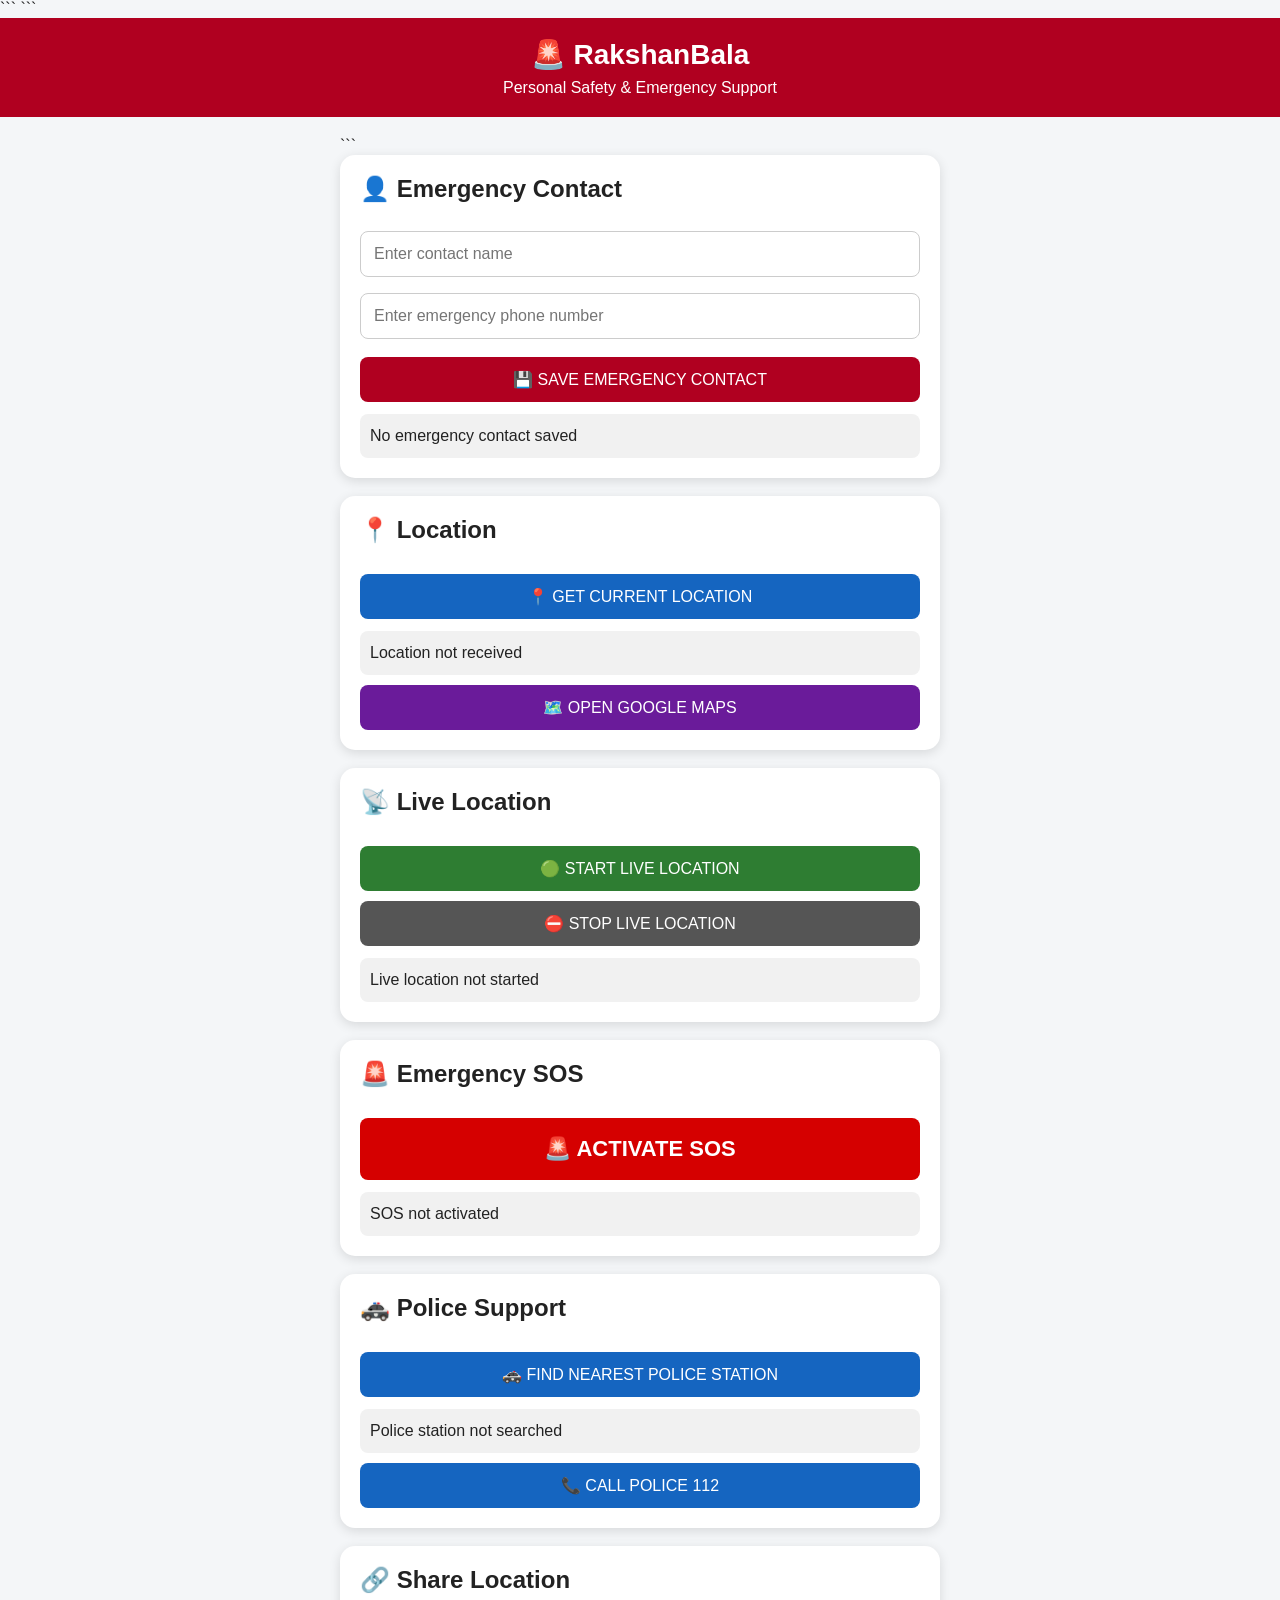
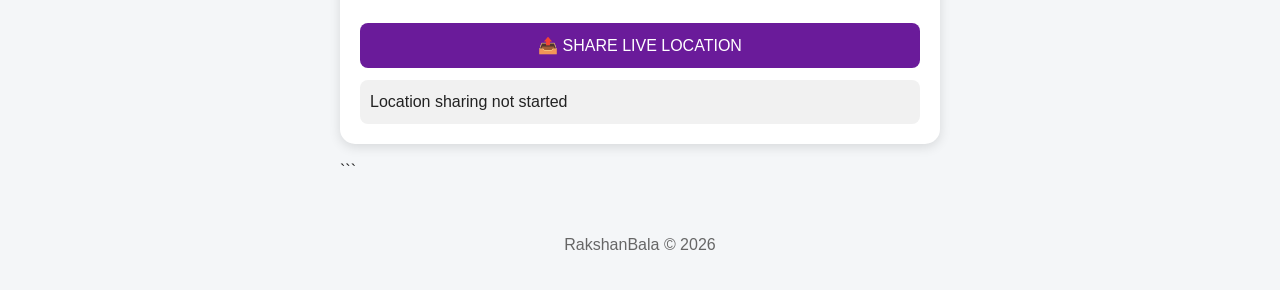
<file: templates/index.html>
<!DOCTYPE html>

<html lang="en">

<head>
    <meta charset="UTF-8">
    <meta name="viewport" content="width=device-width, initial-scale=1.0">

```
<title>RakshanBala</title>

<style>
    * {
        box-sizing: border-box;
    }

    body {
        margin: 0;
        font-family: Arial, sans-serif;
        background: #f4f6f8;
        color: #222;
    }

    header {
        background: #b00020;
        color: white;
        text-align: center;
        padding: 20px;
    }

    header h1 {
        margin: 0;
        font-size: 28px;
    }

    header p {
        margin: 8px 0 0;
    }

    .container {
        width: 95%;
        max-width: 600px;
        margin: 20px auto;
    }

    .card {
        background: white;
        padding: 20px;
        margin-bottom: 18px;
        border-radius: 15px;
        box-shadow: 0 3px 12px rgba(0, 0, 0, 0.12);
    }

    .card h2 {
        margin-top: 0;
    }

    input {
        width: 100%;
        padding: 13px;
        margin: 8px 0;
        border: 1px solid #ccc;
        border-radius: 8px;
        font-size: 16px;
    }

    button {
        width: 100%;
        padding: 13px;
        margin-top: 10px;
        border: none;
        border-radius: 8px;
        color: white;
        font-size: 16px;
        cursor: pointer;
        background: #b00020;
    }

    .location-btn,
    .police-btn,
    .call-btn {
        background: #1565c0;
    }

    .live-btn {
        background: #2e7d32;
    }

    .map-btn,
    .share-btn {
        background: #6a1b9a;
    }

    .stop-btn {
        background: #555;
    }

    .sos {
        background: #d50000;
        font-size: 22px;
        font-weight: bold;
        padding: 18px;
    }

    .status {
        margin-top: 12px;
        padding: 10px;
        background: #f1f1f1;
        border-radius: 8px;
        min-height: 40px;
        line-height: 1.5;
    }

    footer {
        text-align: center;
        padding: 20px;
        color: #666;
    }
</style>
```

</head>

<body>

<header>
    <h1>🚨 RakshanBala</h1>
    <p>Personal Safety & Emergency Support</p>
</header>

<div class="container">

```
<!-- EMERGENCY CONTACT -->
<div class="card">
    <h2>👤 Emergency Contact</h2>

    <input type="text" id="contactName"
        placeholder="Enter contact name">

    <input type="tel" id="contactPhone"
        placeholder="Enter emergency phone number">

    <button type="button" onclick="saveEmergencyContact()">
        💾 SAVE EMERGENCY CONTACT
    </button>

    <div class="status" id="contactStatus">
        No emergency contact saved
    </div>
</div>

<!-- LOCATION -->
<div class="card">
    <h2>📍 Location</h2>

    <button class="location-btn" type="button"
        onclick="getLocation()">
        📍 GET CURRENT LOCATION
    </button>

    <div class="status" id="locationStatus">
        Location not received
    </div>

    <button class="map-btn" type="button"
        onclick="openGoogleMaps()">
        🗺️ OPEN GOOGLE MAPS
    </button>
</div>

<!-- LIVE LOCATION -->
<div class="card">
    <h2>📡 Live Location</h2>

    <button class="live-btn" type="button"
        onclick="startLiveLocation()">
        🟢 START LIVE LOCATION
    </button>

    <button class="stop-btn" type="button"
        onclick="stopLiveLocation()">
        ⛔ STOP LIVE LOCATION
    </button>

    <div class="status" id="liveStatus">
        Live location not started
    </div>
</div>

<!-- SOS -->
<div class="card">
    <h2>🚨 Emergency SOS</h2>

    <button class="sos" type="button"
        onclick="activateSOS()">
        🚨 ACTIVATE SOS
    </button>

    <div class="status" id="sosStatus">
        SOS not activated
    </div>
</div>

<!-- POLICE SUPPORT -->
<div class="card">
    <h2>🚓 Police Support</h2>

    <button class="police-btn" type="button"
        onclick="findNearestPoliceStation()">
        🚓 FIND NEAREST POLICE STATION
    </button>

    <div class="status" id="policeStatus">
        Police station not searched
    </div>

    <button class="map-btn" id="policeMapButton"
        type="button" onclick="openPoliceStations()"
        style="display:none;">
        🗺️ OPEN POLICE STATIONS
    </button>

    <button class="call-btn" type="button"
        onclick="callPolice()">
        📞 CALL POLICE 112
    </button>
</div>

<!-- SHARE LOCATION -->
<div class="card">
    <h2>🔗 Share Location</h2>

    <button class="share-btn" type="button"
        onclick="shareLocation()">
        📤 SHARE LIVE LOCATION
    </button>

    <div class="status" id="shareStatus">
        Location sharing not started
    </div>
</div>
```

</div>

<footer>
    <p>RakshanBala © 2026</p>
</footer>

<script>

/* ======================================================
   VARIABLES
====================================================== */

let currentLatitude = null;
let currentLongitude = null;
let liveLocationWatch = null;


/* ======================================================
   SAVE EMERGENCY CONTACT - FIXED
====================================================== */

async function saveEmergencyContact() {

    const name = document.getElementById("contactName").value.trim();
    const phone = document.getElementById("contactPhone").value.trim();
    const status = document.getElementById("contactStatus");

    if (!name || !phone) {
        status.innerHTML = "❌ Please enter name and phone number";
        return;
    }

    status.innerHTML = "⏳ Saving emergency contact...";

    try {
        const response = await fetch("/emergency", {
            method: "POST",
            headers: {
                "Content-Type": "application/json"
            },
            body: JSON.stringify({
                name: name,
                phone: phone
            })
        });

        const text = await response.text();

        let data;

        try {
            data = JSON.parse(text);
        } catch (jsonError) {
            console.error("Server response:", text);
            throw new Error("Invalid server response");
        }

        if (response.ok && data.success) {
            status.innerHTML = "✅ Emergency contact saved successfully";
        } else {
            status.innerHTML =
                "❌ " + (data.message || "Unable to save contact");
        }

    } catch (error) {
        console.error("Emergency contact error:", error);
        status.innerHTML =
            "❌ Server connection error. Please try again.";
    }
}


/* ======================================================
   GET CURRENT LOCATION
====================================================== */

function getLocation() {

    const status = document.getElementById("locationStatus");

    if (!navigator.geolocation) {
        status.innerHTML = "❌ Location is not supported";
        return;
    }

    status.innerHTML = "📍 Getting current location...";

    navigator.geolocation.getCurrentPosition(

        function(position) {

            currentLatitude = position.coords.latitude;
            currentLongitude = position.coords.longitude;

            status.innerHTML =
                "✅ Location received<br>" +
                "Latitude: " + currentLatitude + "<br>" +
                "Longitude: " + currentLongitude;

            saveLocationToServer();
        },

        function(error) {
            status.innerHTML =
                "❌ Unable to get location: " +
                error.message;
        },

        {
            enableHighAccuracy: true,
            timeout: 60000,
            maximumAge: 0
        }
    );
}


/* ======================================================
   SAVE LOCATION TO SERVER
====================================================== */

async function saveLocationToServer() {

    if (currentLatitude === null ||
        currentLongitude === null) {
        return;
    }

    try {

        await fetch("/update_location", {
            method: "POST",
            headers: {
                "Content-Type": "application/json"
            },
            body: JSON.stringify({
                latitude: currentLatitude,
                longitude: currentLongitude
            })
        });

    } catch (error) {
        console.log("Location server error:", error);
    }
}


/* ======================================================
   GOOGLE MAPS
====================================================== */

function openGoogleMaps() {

    if (currentLatitude === null ||
        currentLongitude === null) {

        alert("Please get your location first.");
        return;
    }

    window.location.href =
        "https://www.google.com/maps?q=" +
        currentLatitude + "," +
        currentLongitude;
}


/* ======================================================
   START LIVE LOCATION
====================================================== */

function startLiveLocation() {

    const status = document.getElementById("liveStatus");

    if (!navigator.geolocation) {
        status.innerHTML = "❌ Location is not supported";
        return;
    }

    if (liveLocationWatch !== null) {
        status.innerHTML = "🟢 Live location already running";
        return;
    }

    status.innerHTML = "⏳ Starting live location...";

    liveLocationWatch =
        navigator.geolocation.watchPosition(

            function(position) {

                currentLatitude =
                    position.coords.latitude;

                currentLongitude =
                    position.coords.longitude;

                status.innerHTML =
                    "🟢 LIVE LOCATION ACTIVE<br>" +
                    "Latitude: " + currentLatitude + "<br>" +
                    "Longitude: " + currentLongitude;

                saveLocationToServer();
            },

            function(error) {
                status.innerHTML =
                    "❌ " + error.message;
            },

            {
                enableHighAccuracy: true,
                maximumAge: 5000,
                timeout: 60000
            }
        );
}


/* ======================================================
   STOP LIVE LOCATION
====================================================== */

function stopLiveLocation() {

    const status = document.getElementById("liveStatus");

    if (liveLocationWatch !== null) {
        navigator.geolocation.clearWatch(liveLocationWatch);
        liveLocationWatch = null;
    }

    status.innerHTML = "⛔ Live location stopped";
}


/* ======================================================
   SHARE LOCATION
====================================================== */

async function shareLocation() {

    const status = document.getElementById("shareStatus");

    if (currentLatitude === null ||
        currentLongitude === null) {

        status.innerHTML =
            "⚠️ Please get your location first.";

        return;
    }

    const mapLink =
        "https://www.google.com/maps?q=" +
        currentLatitude + "," +
        currentLongitude;

    const shareText =
        "🚨 RakshanBala Emergency Location\n\n" +
        "📍 My current location:\n" +
        mapLink;

    try {

        if (navigator.share) {

            await navigator.share({
                title: "RakshanBala Location",
                text: shareText
            });

            status.innerHTML = "✅ Location shared";

        } else if (navigator.clipboard) {

            await navigator.clipboard.writeText(shareText);

            status.innerHTML =
                "✅ Location link copied";

        } else {

            status.innerHTML = mapLink;
        }

    } catch (error) {

        status.innerHTML =
            "Location sharing cancelled";
    }
}


/* ======================================================
   FIND NEAREST POLICE STATION
====================================================== */

function findNearestPoliceStation() {

    const status = document.getElementById("policeStatus");
    const mapButton =
        document.getElementById("policeMapButton");

    if (currentLatitude !== null &&
        currentLongitude !== null) {

        status.innerHTML =
            "✅ Location received<br>" +
            "🚓 Nearby police stations ready";

        mapButton.style.display = "block";
        return;
    }

    status.innerHTML = "📍 Please get your location first.";
}


/* ======================================================
   OPEN POLICE STATIONS
====================================================== */

function openPoliceStations() {

    if (currentLatitude === null ||
        currentLongitude === null) {

        alert("Please get your location first.");
        return;
    }

    const url =
        "https://www.google.com/maps/search/?api=1&query=" +
        encodeURIComponent(
            "police station near " +
            currentLatitude + "," +
            currentLongitude
        );

    window.location.href = url;
}


/* ======================================================
   CALL POLICE
====================================================== */

function callPolice() {

    window.location.href = "tel:112";
}


/* ======================================================
   ACTIVATE SOS
====================================================== */

async function activateSOS() {

    const status =
        document.getElementById("sosStatus");

    status.innerHTML =
        "🚨 SOS ACTIVATING...";

    if (currentLatitude === null ||
        currentLongitude === null) {

        status.innerHTML =
            "📍 Getting location for SOS...";

        if (!navigator.geolocation) {

            status.innerHTML =
                "❌ Location is not supported";

            return;
        }

        navigator.geolocation.getCurrentPosition(

            async function(position) {

                currentLatitude =
                    position.coords.latitude;

                currentLongitude =
                    position.coords.longitude;

                await sendSOS();
            },

            function(error) {

                status.innerHTML =
                    "❌ Unable to get location: " +
                    error.message;
            },

            {
                enableHighAccuracy: true,
                timeout: 60000,
                maximumAge: 0
            }
        );

        return;
    }

    await sendSOS();
}


/* ======================================================
   SEND SOS
====================================================== */

async function sendSOS() {

    const status =
        document.getElementById("sosStatus");

    try {

        const response = await fetch("/sos", {
            method: "POST",
            headers: {
                "Content-Type": "application/json"
            },
            body: JSON.stringify({
                latitude: currentLatitude,
                longitude: currentLongitude
            })
        });

        const data = await response.json();

        if (!data.success) {

            status.innerHTML = "❌ SOS failed";
            return;
        }

        const phone =
            document.getElementById("contactPhone")
                .value.trim();

        saveLocationToServer();

        if (!phone) {

            status.innerHTML =
                "🚨 SOS ACTIVATED<br>" +
                "⚠️ Please enter an emergency phone number.";

            return;
        }

        const mapLink =
            "https://www.google.com/maps?q=" +
            currentLatitude + "," +
            currentLongitude;

        const message =
            "EMERGENCY SOS! I need help.\n\n" +
            "My current location:\n" +
            mapLink;

        status.innerHTML =
            "🚨 SOS ACTIVATED<br>" +
            "📍 Location received<br>" +
            "📱 Opening emergency SMS...";

        window.location.href =
            "sms:" + phone +
            "?body=" +
            encodeURIComponent(message);

    } catch (error) {

        console.error("SOS error:", error);

        status.innerHTML =
            "❌ SOS server connection error";
    }
}

</script>

</body>
</html>
</file>
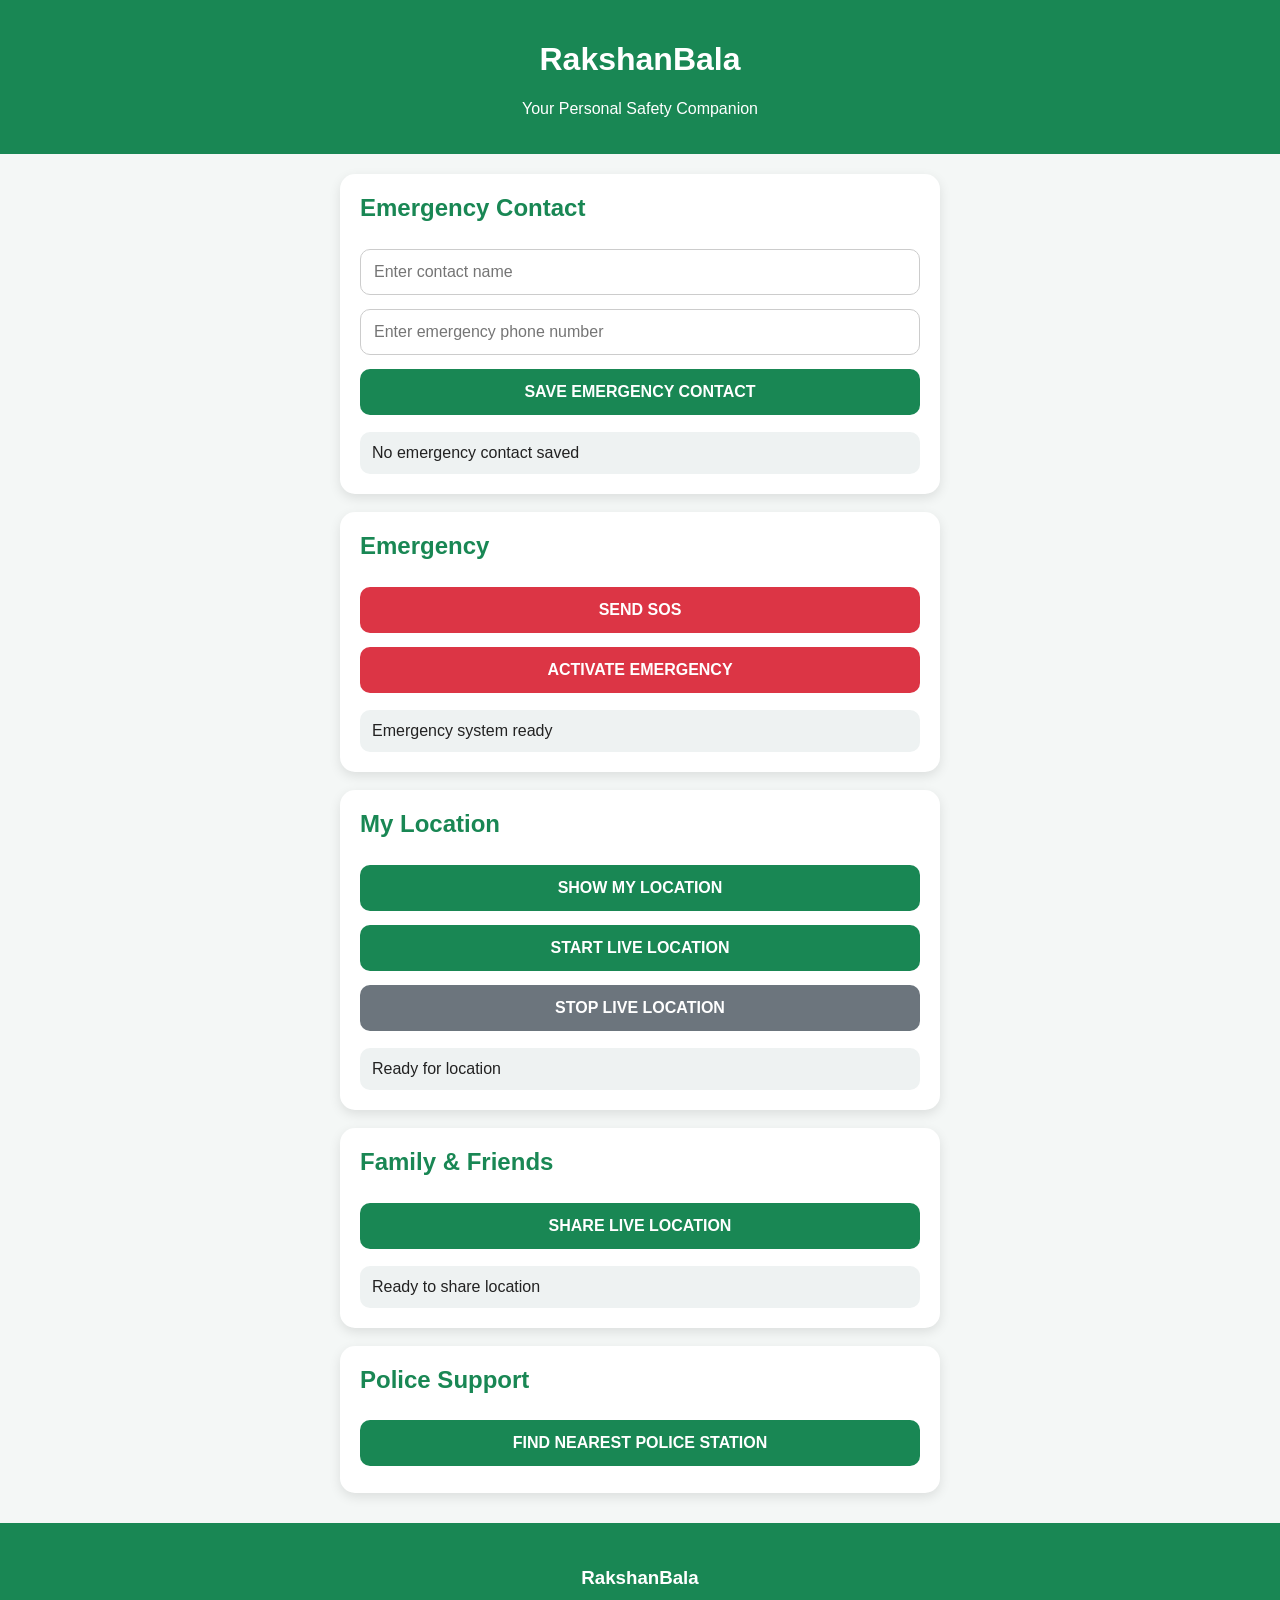
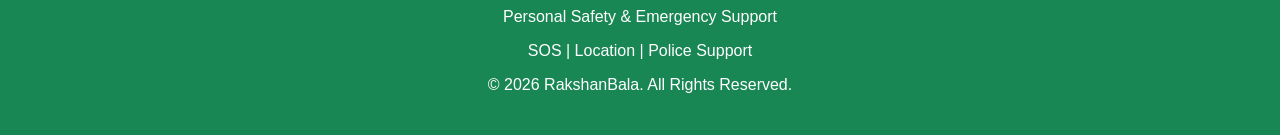
<file: templates/templates/index.html>
<!DOCTYPE html>
<html lang="en">
<head>
<meta charset="UTF-8">
<meta name="viewport" content="width=device-width, initial-scale=1.0">
<title>RakshanBala</title>

<style>
* {
    box-sizing: border-box;
}

body {
    margin: 0;
    font-family: Arial, sans-serif;
    background: #f4f7f6;
    color: #222;
}

header {
    background: #198754;
    color: white;
    padding: 20px;
    text-align: center;
}

.container {
    width: 90%;
    max-width: 600px;
    margin: 20px auto;
}

.card {
    background: white;
    padding: 20px;
    margin-bottom: 18px;
    border-radius: 15px;
    box-shadow: 0 4px 12px rgba(0,0,0,0.1);
}

h2 {
    margin-top: 0;
    color: #198754;
}

input {
    width: 100%;
    padding: 13px;
    margin: 7px 0;
    border: 1px solid #ccc;
    border-radius: 10px;
    font-size: 16px;
}

button {
    width: 100%;
    padding: 14px;
    margin: 7px 0;
    border: none;
    border-radius: 10px;
    font-size: 16px;
    font-weight: bold;
    cursor: pointer;
    background: #198754;
    color: white;
}

.danger {
    background: #dc3545;
}

.secondary {
    background: #6c757d;
}

.status {
    margin-top: 10px;
    padding: 12px;
    background: #eef2f2;
    border-radius: 10px;
    word-break: break-word;
}

a {
    color: #198754;
    font-weight: bold;
}

footer {
    background: #198754;
    color: white;
    text-align: center;
    padding: 25px 15px;
    margin-top: 30px;
}
</style>
</head>

<body>

<header>
    <h1>RakshanBala</h1>
    <p>Your Personal Safety Companion</p>
</header>

<div class="container">

<!-- EMERGENCY CONTACT -->
<div class="card">
    <h2>Emergency Contact</h2>

    <input type="text" id="contactName"
           placeholder="Enter contact name">

    <input type="tel" id="contactPhone"
           placeholder="Enter emergency phone number">

    <button type="button" onclick="saveEmergencyContact()">
        SAVE EMERGENCY CONTACT
    </button>

    <div class="status" id="contactStatus">
        No emergency contact saved
    </div>
</div>


<!-- EMERGENCY -->
<div class="card">
    <h2>Emergency</h2>

    <button class="danger" type="button" onclick="sendSOS()">
        SEND SOS
    </button>

    <button class="danger" type="button" onclick="activateEmergency()">
        ACTIVATE EMERGENCY
    </button>

    <div class="status" id="emergencyStatus">
        Emergency system ready
    </div>
</div>


<!-- LOCATION -->
<div class="card">
    <h2>My Location</h2>

    <button type="button" onclick="showLocation()">
        SHOW MY LOCATION
    </button>

    <button type="button" onclick="startLiveLocation()">
        START LIVE LOCATION
    </button>

    <button class="secondary" type="button" onclick="stopLiveLocation()">
        STOP LIVE LOCATION
    </button>

    <div class="status" id="locationStatus">
        Ready for location
    </div>
</div>


<!-- FAMILY -->
<div class="card">
    <h2>Family & Friends</h2>

    <button type="button" onclick="shareLiveLocation()">
        SHARE LIVE LOCATION
    </button>

    <div class="status" id="shareStatus">
        Ready to share location
    </div>
</div>


<!-- POLICE -->
<div class="card">
    <h2>Police Support</h2>

    <button type="button" onclick="findNearestPolice()">
        FIND NEAREST POLICE STATION
    </button>
</div>

</div>


<script>

let liveLocationWatch = null;
let rakshanLocationLink = "";


/* =========================
   EMERGENCY CONTACT
========================= */

function saveEmergencyContact() {

    const name = document.getElementById("contactName").value.trim();
    const phone = document.getElementById("contactPhone").value.trim();

    if (name === "" || phone === "") {
        alert("Please enter contact name and phone number.");
        return;
    }

    localStorage.setItem("emergencyContactName", name);
    localStorage.setItem("emergencyContactPhone", phone);

    document.getElementById("contactStatus").innerHTML =
        "Emergency contact saved<br>" +
        "Name: " + name + "<br>" +
        "Phone: " + phone;
}


function loadEmergencyContact() {

    const name = localStorage.getItem("emergencyContactName");
    const phone = localStorage.getItem("emergencyContactPhone");

    if (name && phone) {

        document.getElementById("contactName").value = name;
        document.getElementById("contactPhone").value = phone;

        document.getElementById("contactStatus").innerHTML =
            "Saved Contact<br>" +
            "Name: " + name + "<br>" +
            "Phone: " + phone;
    }
}


/* =========================
   SOS
========================= */

function sendSOS() {

    const name = localStorage.getItem("emergencyContactName");
    const phone = localStorage.getItem("emergencyContactPhone");

    if (!phone) {
        alert("Please save an emergency contact first.");
        return;
    }

    document.getElementById("emergencyStatus").innerText =
        "SOS ACTIVATED";

    const message =
        "RakshanBala SOS Alert! Emergency assistance may be needed. Contact: " +
        name;

    const smsLink =
        "sms:" + phone +
        "?body=" + encodeURIComponent(message);

    window.location.href = smsLink;
}


/* =========================
   ACTIVATE EMERGENCY
========================= */

function activateEmergency() {

    document.getElementById("emergencyStatus").innerText =
        "EMERGENCY ACTIVATED";
}


/* =========================
   SHOW LOCATION
========================= */

function showLocation() {

    const status = document.getElementById("locationStatus");

    status.innerText = "Getting location...";

    if (!navigator.geolocation) {

        status.innerText =
            "Location is not supported by this browser.";

        return;
    }

    navigator.geolocation.getCurrentPosition(

        function(position) {

            const lat = position.coords.latitude;
            const lon = position.coords.longitude;

            const link =
                "https://www.google.com/maps?q=" +
                lat + "," + lon;

            status.innerHTML =
                "Location Received<br><br>" +
                "Latitude: " + lat + "<br>" +
                "Longitude: " + lon + "<br><br>" +
                '<a href="' + link +
                '" target="_blank">OPEN GOOGLE MAPS</a>';
        },

        function(error) {

            status.innerText =
                "Unable to get location. Error: " +
                error.message;
        },

        {
            enableHighAccuracy: true,
            timeout: 20000,
            maximumAge: 0
        }
    );
}


/* =========================
   START LIVE LOCATION
========================= */

function startLiveLocation() {

    if (!navigator.geolocation) {
        alert("Location is not supported.");
        return;
    }

    if (liveLocationWatch !== null) {
        alert("Live location is already running.");
        return;
    }

    document.getElementById("locationStatus").innerText =
        "Starting live location...";

    liveLocationWatch =
        navigator.geolocation.watchPosition(

            function(position) {

                const lat = position.coords.latitude;
                const lon = position.coords.longitude;

                const link =
                    "https://www.google.com/maps?q=" +
                    lat + "," + lon;

                document.getElementById("locationStatus").innerHTML =
                    "LIVE LOCATION STARTED<br><br>" +
                    "Latitude: " + lat + "<br>" +
                    "Longitude: " + lon + "<br><br>" +
                    '<a href="' + link +
                    '" target="_blank">OPEN GOOGLE MAPS</a>';
            },

            function(error) {

                document.getElementById("locationStatus").innerText =
                    "Unable to get live location: " +
                    error.message;
            },

            {
                enableHighAccuracy: true,
                timeout: 20000,
                maximumAge: 0
            }
        );
}


/* =========================
   STOP LIVE LOCATION
========================= */

function stopLiveLocation() {

    if (liveLocationWatch !== null) {

        navigator.geolocation.clearWatch(
            liveLocationWatch
        );

        liveLocationWatch = null;

        document.getElementById("locationStatus").innerText =
            "LIVE LOCATION STOPPED";

    } else {

        document.getElementById("locationStatus").innerText =
            "Live location is not running.";
    }
}


/* =========================
   SHARE LOCATION
========================= */

function shareLiveLocation() {

    const status =
        document.getElementById("shareStatus");

    if (!navigator.geolocation) {

        status.innerText =
            "Location is not supported.";

        return;
    }

    status.innerText =
        "Getting location...";

    navigator.geolocation.getCurrentPosition(

        function(position) {

            const lat = position.coords.latitude;
            const lon = position.coords.longitude;

            const link =
                "https://www.google.com/maps?q=" +
                lat + "," + lon;

            rakshanLocationLink = link;

            status.innerHTML =
                "Location ready<br><br>" +
                '<a href="' + link +
                '" target="_blank">OPEN GOOGLE MAPS</a><br><br>' +

                '<button type="button" onclick="copyLocationLink()">' +
                'COPY LOCATION LINK' +
                '</button>';

            if (navigator.share) {

                navigator.share({
                    title: "RakshanBala Location",
                    text: "My current location",
                    url: link
                }).catch(function() {});
            }
        },

        function(error) {

            status.innerText =
                "Unable to get location: " +
                error.message;
        },

        {
            enableHighAccuracy: true,
            timeout: 20000,
            maximumAge: 0
        }
    );
}


/* =========================
   COPY LOCATION
========================= */

function copyLocationLink() {

    if (!rakshanLocationLink) {
        alert("Please get your location first.");
        return;
    }

    if (navigator.clipboard) {

        navigator.clipboard.writeText(
            rakshanLocationLink
        ).then(function() {

            alert("Location link copied!");

        }).catch(function() {

            prompt(
                "Copy this location link:",
                rakshanLocationLink
            );
        });

    } else {

        prompt(
            "Copy this location link:",
            rakshanLocationLink
        );
    }
}


/* =========================
   POLICE
========================= */

function findNearestPolice() {

    if (!navigator.geolocation) {

        alert("Location is not supported.");
        return;
    }

    navigator.geolocation.getCurrentPosition(

        function(position) {

            const lat = position.coords.latitude;
            const lon = position.coords.longitude;

            const url =
                "https://www.google.com/maps/search/police+station/@" +
                lat + "," + lon + ",14z";

            window.open(url, "_blank");
        },

        function(error) {

            alert(
                "Please allow location permission. " +
                error.message
            );
        },

        {
            enableHighAccuracy: true,
            timeout: 20000,
            maximumAge: 0
        }
    );
}


/* =========================
   PAGE LOAD
========================= */

document.addEventListener(
    "DOMContentLoaded",
    function() {
        loadEmergencyContact();
    }
);

</script>


<footer>

    <h3>RakshanBala</h3>

    <p>Personal Safety & Emergency Support</p>

    <p>
        SOS | Location | Police Support
    </p>

    <p>
        © 2026 RakshanBala. All Rights Reserved.
    </p>

</footer>

</body>
</html>
</file>
